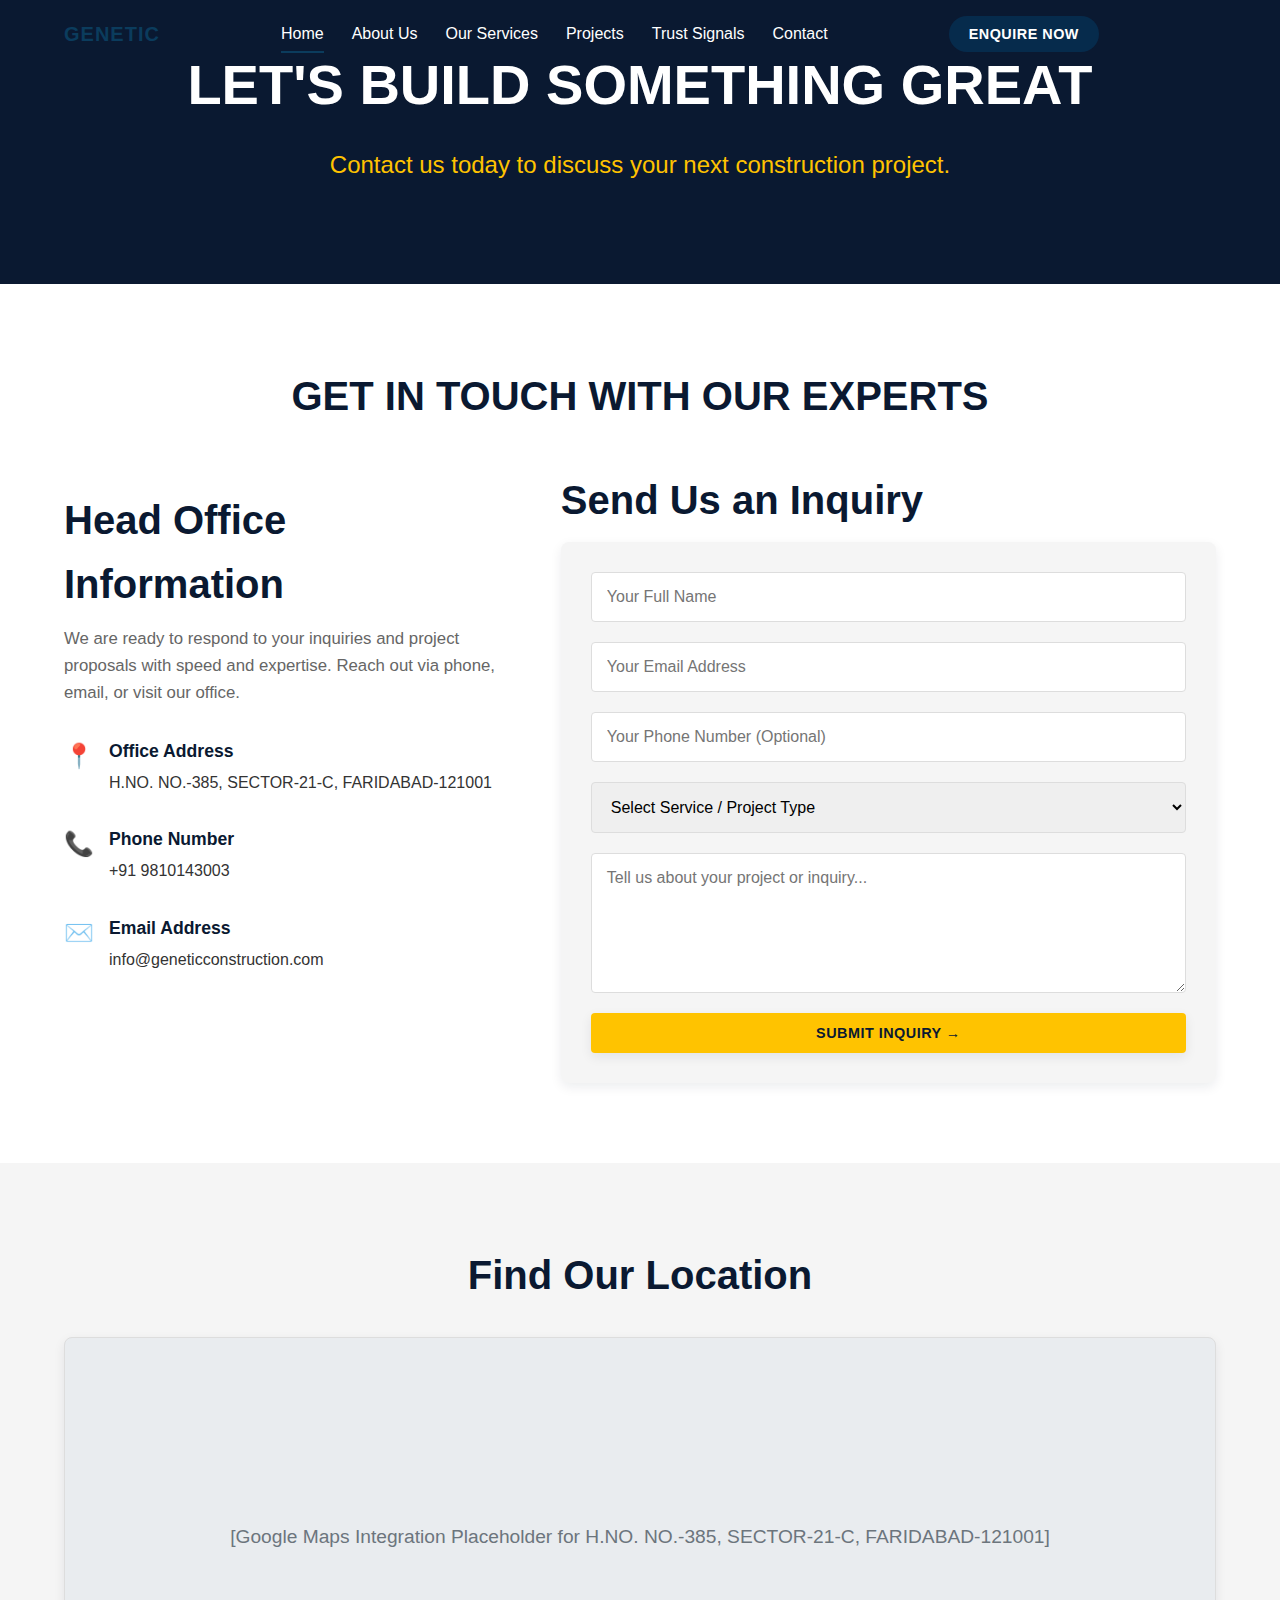
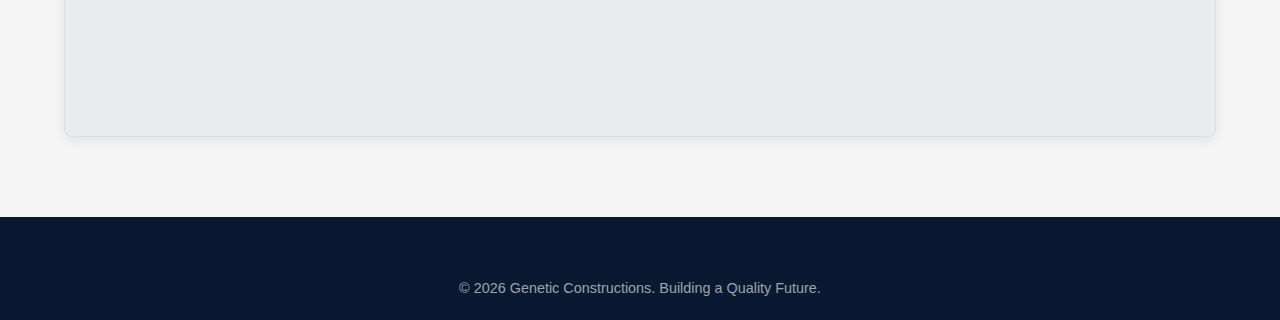
<file: contact.html>
<!DOCTYPE html>
<html lang="en">
<head>
    <meta charset="UTF-8">
    <meta name="viewport" content="width=device-width, initial-scale=1.0">
    <title>Contact Us | Genetic Construction</title>
    <link rel="stylesheet" href="style.css">
</head>
<body class="fade-in">
  <header class="gc-home-header">
    <div class="gc-home-logo">
      <span class="gc-home-logo-accent">GENETIC</span>
    </div>

    <nav class="gc-home-nav">
      <a href="index.html" class="gc-home-nav-link gc-home-current">Home</a>
      <a href="about.html" class="gc-home-nav-link">About Us</a>
      <a href="service.html" class="gc-home-nav-link">Our Services</a>
      <a href="project.html" class="gc-home-nav-link">Projects</a>
      <a href="testimonial.html" class="gc-home-nav-link">Trust Signals</a>
      <a href="contact.html" class="gc-home-nav-link">Contact</a>
    </nav>

    <button class="gc-home-cta-nav">ENQUIRE NOW</button>
    <div class="gc-home-hamburger" id="gcHamburger">
  <span></span>
  <span></span>
  <span></span>
</div>
  </header>

    <section class="gc-contact-hero gc-hero-parallax-bg">
        <div class="gc-contact-hero-content">
            <h1 class="gc-contact-page-title">LET'S BUILD SOMETHING GREAT</h1>
            <p class="gc-contact-tagline">Contact us today to discuss your next construction project.</p>
        </div>
    </section>

    <section class="gc-contact-main gc-contact-section">
        <h2 class="gc-home-section-title gc-projects-blue">GET IN TOUCH WITH OUR EXPERTS</h2>
        <div class="gc-contact-grid">
            <div class="gc-contact-info-block">
                <h3 class="gc-home-section-title gc-contact-title-left">Head Office Information</h3>
                <p class="gc-contact-info-text">We are ready to respond to your inquiries and project proposals with speed and expertise. Reach out via phone, email, or visit our office.</p>

                <div class="gc-contact-info-item">
                    <span class="gc-contact-icon">📍</span>
                    <div class="gc-contact-text">
                        <strong>Office Address</strong>
                        <p>H.NO. NO.-385, SECTOR-21-C, FARIDABAD-121001</p>
                    </div>
                </div>

                <div class="gc-contact-info-item">
                    <span class="gc-contact-icon">📞</span>
                    <div class="gc-contact-text">
                        <strong>Phone Number</strong>
                        <a href="tel:+919810143003">+91 9810143003</a>
                    </div>
                </div>

                <div class="gc-contact-info-item">
                    <span class="gc-contact-icon">✉️</span>
                    <div class="gc-contact-text">
                        <strong>Email Address</strong>
                        <a href="mailto:info@geneticconstruction.com">info@geneticconstruction.com</a>
                    </div>
                </div>
            </div>

            <div class="gc-contact-form">
                <h3 class="gc-home-section-title gc-contact-title-left">Send Us an Inquiry</h3>
                <form action="#" method="POST">
                    <input type="text" name="name" placeholder="Your Full Name" required>
                    <input type="email" name="email" placeholder="Your Email Address" required>
                    <input type="tel" name="phone" placeholder="Your Phone Number (Optional)">
                    <select name="service" required>
                        <option value="">Select Service / Project Type</option>
                        <option value="Residential">Residential Construction</option>
                        <option value="Commercial">Commercial / Educational Projects</option>
                        <option value="Infrastructure">Critical Infrastructure / Industrial</option>
                        <option value="Other">General Inquiry / Other</option>
                    </select>
                    <textarea name="message" placeholder="Tell us about your project or inquiry..." rows="6" required></textarea>
                    <button type="submit" class="gc-home-gold-btn gc-contact-submit gc-card-modern-hover">Submit Inquiry &rarr;</button>
                </form>
            </div>
        </div>
    </section>

    <section class="gc-contact-map gc-contact-section">
        <h2 class="gc-home-section-title gc-projects-blue">Find Our Location</h2>
        <div class="gc-map-placeholder">
            [Google Maps Integration Placeholder for H.NO. NO.-385, SECTOR-21-C, FARIDABAD-121001]
        </div>
    </section>

    <footer class="gc-home-footer">
        <p class="gc-home-copyright">&copy; 2026 Genetic Constructions. Building a Quality Future.</p>
    </footer>


<script src="./script.js"></script>
</body>
</html>
</file>
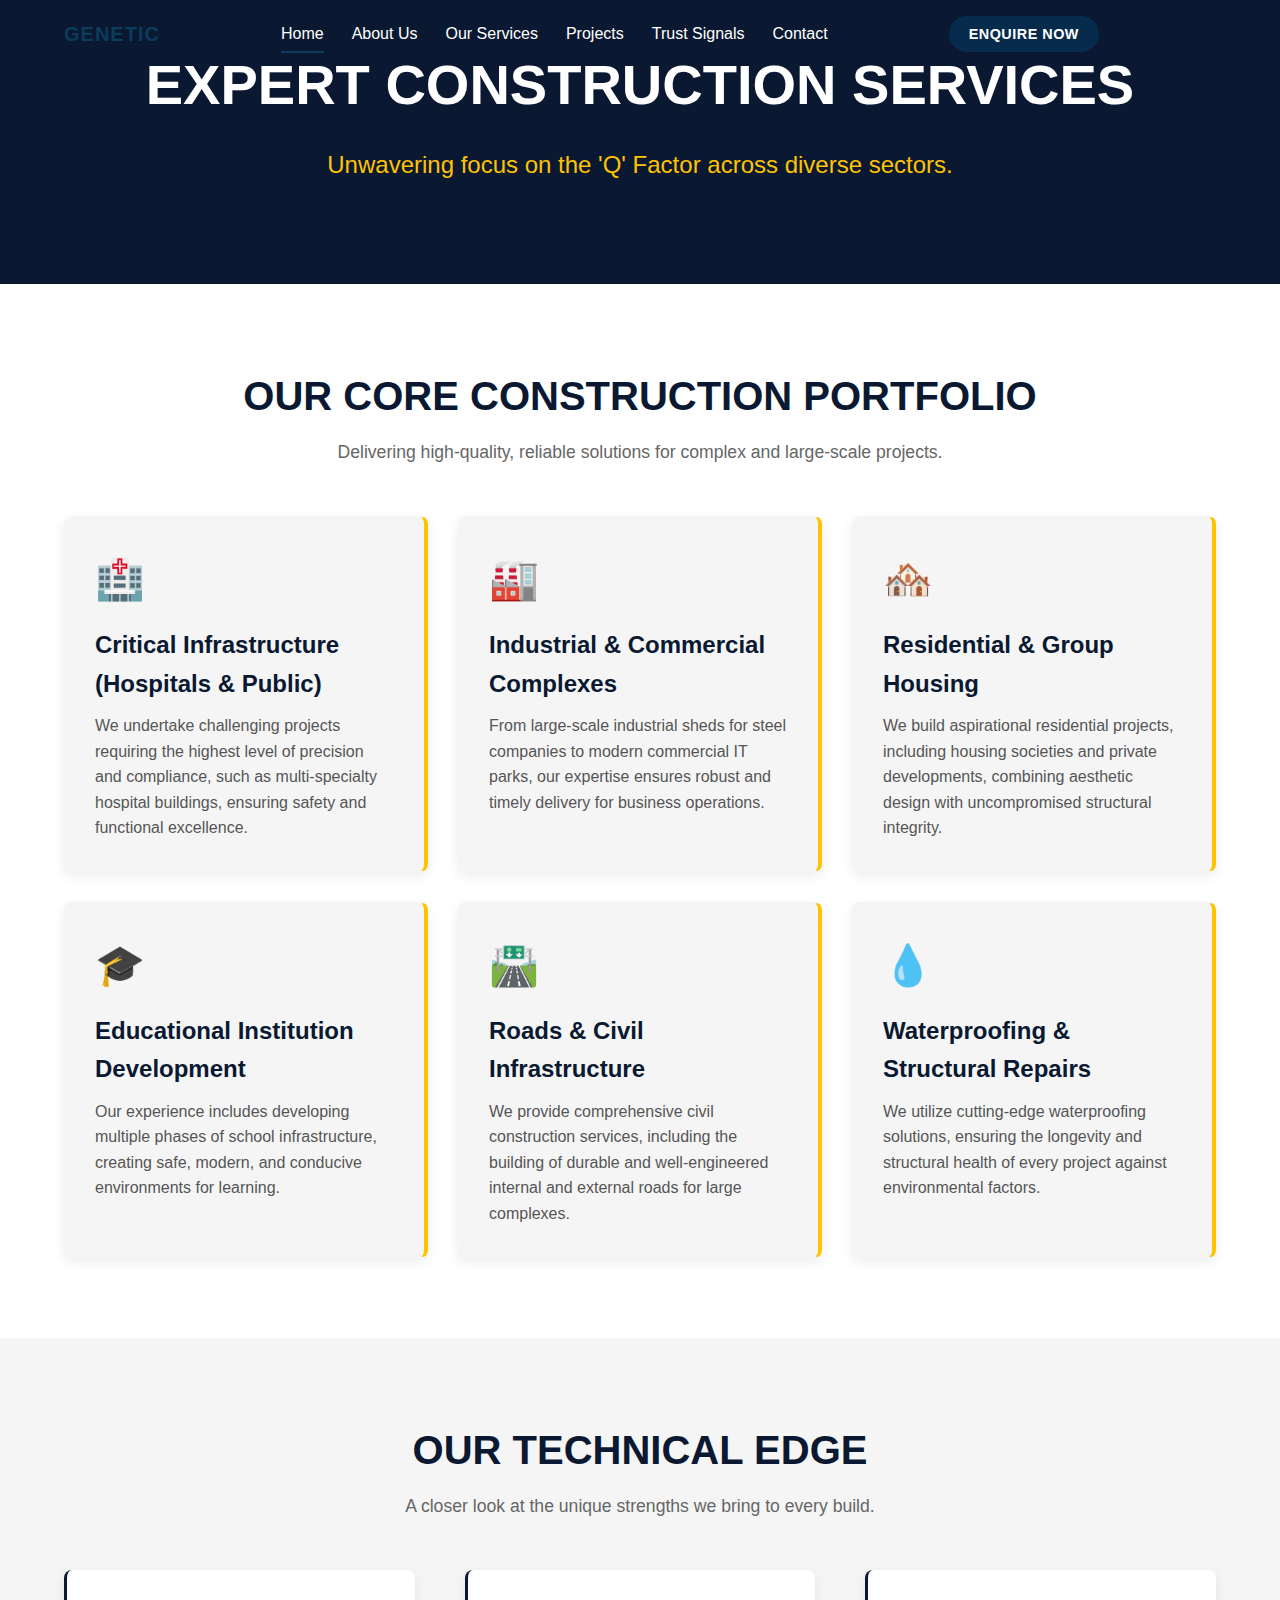
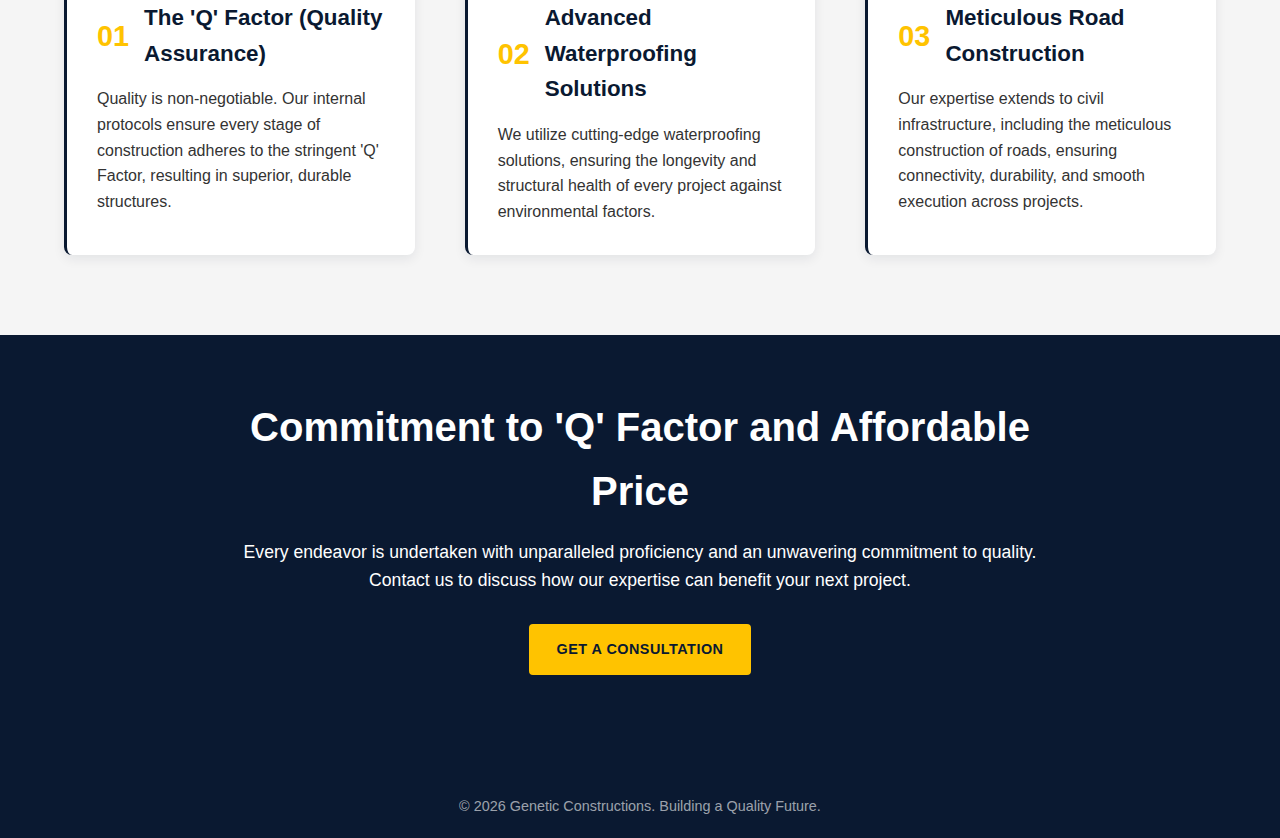
<file: service.html>
<!DOCTYPE html>
<html lang="en">
<head>
    <meta charset="UTF-8">
    <meta name="viewport" content="width=device-width, initial-scale=1.0">
    <title>Services & Expertise | Genetic Construction</title>
    <link rel="stylesheet" href="style.css">
</head>
<body class="fade-in">
    <header class="gc-home-header">
    <div class="gc-home-logo">
      <span class="gc-home-logo-accent">GENETIC</span>
    </div>

    <nav class="gc-home-nav">
      <a href="index.html" class="gc-home-nav-link gc-home-current">Home</a>
      <a href="about.html" class="gc-home-nav-link">About Us</a>
      <a href="service.html" class="gc-home-nav-link">Our Services</a>
      <a href="project.html" class="gc-home-nav-link">Projects</a>
      <a href="testimonial.html" class="gc-home-nav-link">Trust Signals</a>
      <a href="contact.html" class="gc-home-nav-link">Contact</a>
    </nav>

    <button class="gc-home-cta-nav">ENQUIRE NOW</button>
    <div class="gc-home-hamburger" id="gcHamburger">
  <span></span>
  <span></span>
  <span></span>
</div>
  </header>

    <section class="gc-services-hero gc-hero-parallax-bg">
        <div class="gc-services-hero-content">
            <h1 class="gc-services-page-title">EXPERT CONSTRUCTION SERVICES</h1>
            <p class="gc-services-tagline">Unwavering focus on the 'Q' Factor across diverse sectors.</p>
        </div>
    </section>

    <section class="gc-services-core gc-services-section">
        <h2 class="gc-home-section-title gc-services-blue">OUR CORE CONSTRUCTION PORTFOLIO</h2>
        <p class="gc-home-section-subtitle">Delivering high-quality, reliable solutions for complex and large-scale projects.</p>
        
        <div class="gc-services-grid">
            
            <div class="gc-services-card gc-card-modern-hover">
                <div class="gc-services-icon">🏥</div>
                <h3 class="gc-services-title">Critical Infrastructure (Hospitals & Public)</h3>
                <p>We undertake challenging projects requiring the highest level of precision and compliance, such as multi-specialty hospital buildings, ensuring safety and functional excellence.</p>
            </div>

            <div class="gc-services-card gc-card-modern-hover">
                <div class="gc-services-icon">🏭</div>
                <h3 class="gc-services-title">Industrial & Commercial Complexes</h3>
                <p>From large-scale industrial sheds for steel companies to modern commercial IT parks, our expertise ensures robust and timely delivery for business operations.</p>
            </div>

            <div class="gc-services-card gc-card-modern-hover">
                <div class="gc-services-icon">🏘️</div>
                <h3 class="gc-services-title">Residential & Group Housing</h3>
                <p>We build aspirational residential projects, including housing societies and private developments, combining aesthetic design with uncompromised structural integrity.</p>
            </div>

            <div class="gc-services-card gc-card-modern-hover">
                <div class="gc-services-icon">🎓</div>
                <h3 class="gc-services-title">Educational Institution Development</h3>
                <p>Our experience includes developing multiple phases of school infrastructure, creating safe, modern, and conducive environments for learning.</p>
            </div>

            <div class="gc-services-card gc-card-modern-hover">
                <div class="gc-services-icon">🛣️</div>
                <h3 class="gc-services-title">Roads & Civil Infrastructure</h3>
                <p>We provide comprehensive civil construction services, including the building of durable and well-engineered internal and external roads for large complexes.</p>
            </div>

            <div class="gc-services-card gc-card-modern-hover">
                <div class="gc-services-icon">💧</div>
                <h3 class="gc-services-title">Waterproofing & Structural Repairs</h3>
                <p>We utilize cutting-edge waterproofing solutions, ensuring the longevity and structural health of every project against environmental factors.</p>
            </div>

        </div>
    </section>

    <section class="gc-services-expertise gc-services-section">
        <h2 class="gc-home-section-title gc-services-blue">OUR TECHNICAL EDGE</h2>
        <p class="gc-home-section-subtitle">A closer look at the unique strengths we bring to every build.</p>

        <div class="gc-services-expertise-row">
            <div class="gc-services-expertise-item">
                <div class="gc-services-expertise-header">
                    <span class="gc-services-header-text">01</span>
                    <h3 class="gc-services-header-title">The 'Q' Factor (Quality Assurance)</h3>
                </div>
                <p>Quality is non-negotiable. Our internal protocols ensure every stage of construction adheres to the stringent 'Q' Factor, resulting in superior, durable structures.</p>
            </div>

            <div class="gc-services-expertise-item">
                <div class="gc-services-expertise-header">
                    <span class="gc-services-header-text">02</span>
                    <h3 class="gc-services-header-title">Advanced Waterproofing Solutions</h3>
                </div>
                <p>We utilize cutting-edge waterproofing solutions, ensuring the longevity and structural health of every project against environmental factors.</p>
            </div>

            <div class="gc-services-expertise-item">
                <div class="gc-services-expertise-header">
                    <span class="gc-services-header-text">03</span>
                    <h3 class="gc-services-header-title">Meticulous Road Construction</h3>
                </div>
                <p>Our expertise extends to civil infrastructure, including the meticulous construction of roads, ensuring connectivity, durability, and smooth execution across projects.</p>
            </div>
        </div>
    </section>

    <section class="gc-services-cta gc-services-section">
        <div class="gc-services-cta-box">
            <h2 class="gc-services-cta-title">Commitment to 'Q' Factor and Affordable Price</h2>
            <p class="gc-services-cta-text">
                Every endeavor is undertaken with unparalleled proficiency and an unwavering commitment to quality. Contact us to discuss how our expertise can benefit your next project.
            </p>
            <a href="contact.html" class="gc-home-gold-btn">GET A CONSULTATION</a>
        </div>
    </section>

    <footer class="gc-home-footer">
        <p class="gc-home-copyright">&copy; 2026 Genetic Constructions. Building a Quality Future.</p>
    </footer>

<script src="./script.js"></script>
</body>
</html>
</file>
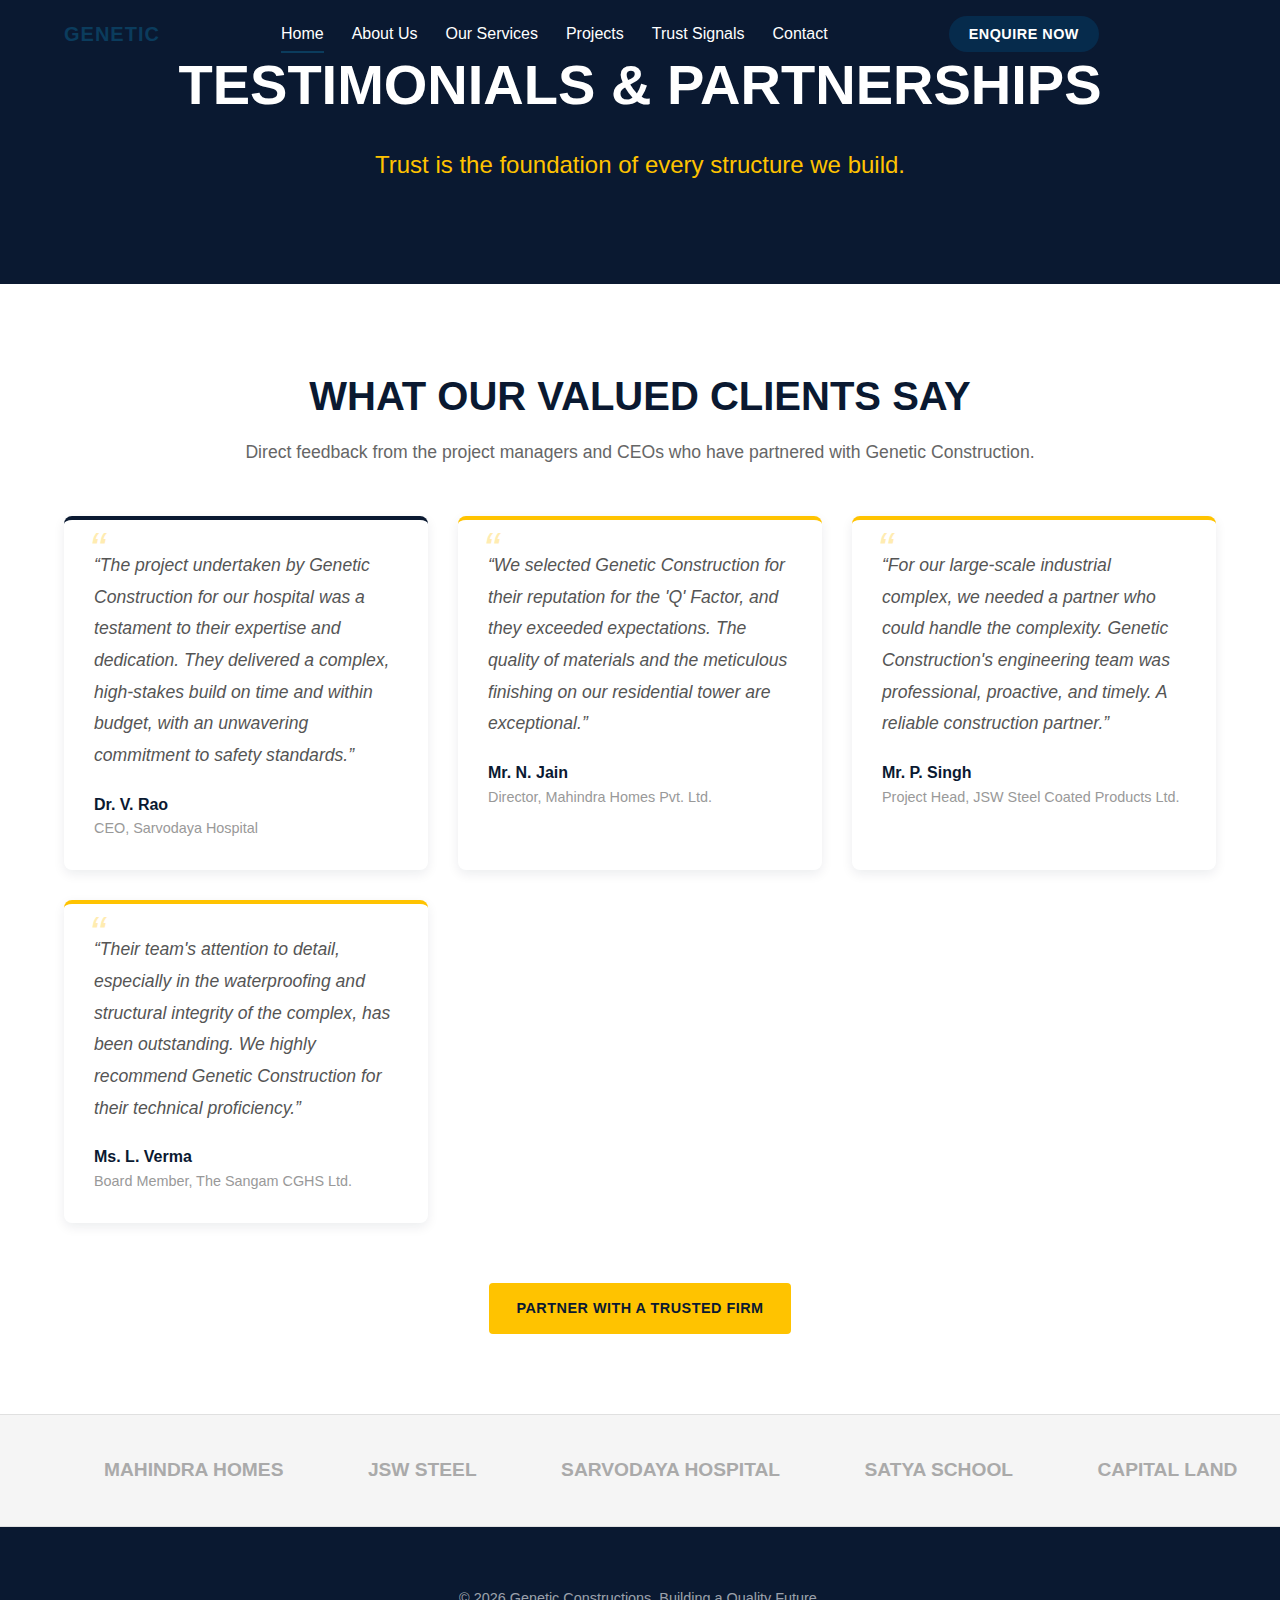
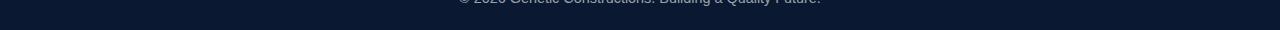
<file: testimonial.html>
<!DOCTYPE html>
<html lang="en">
<head>
    <meta charset="UTF-8">
    <meta name="viewport" content="width=device-width, initial-scale=1.0">
    <title>Testimonials & Trust | Genetic Construction</title>
    <link rel="stylesheet" href="style.css">
</head>
<body class="fade-in">
    <header class="gc-home-header">
    <div class="gc-home-logo">
      <span class="gc-home-logo-accent">GENETIC</span>
    </div>

    <nav class="gc-home-nav">
      <a href="index.html" class="gc-home-nav-link gc-home-current">Home</a>
      <a href="about.html" class="gc-home-nav-link">About Us</a>
      <a href="service.html" class="gc-home-nav-link">Our Services</a>
      <a href="project.html" class="gc-home-nav-link">Projects</a>
      <a href="testimonial.html" class="gc-home-nav-link">Trust Signals</a>
      <a href="contact.html" class="gc-home-nav-link">Contact</a>
    </nav>

    <button class="gc-home-cta-nav">ENQUIRE NOW</button>
    <div class="gc-home-hamburger" id="gcHamburger">
  <span></span>
  <span></span>
  <span></span>
</div>
  </header>

    <section class="gc-trust-hero gc-hero-parallax-bg">
        <div class="gc-trust-hero-content">
            <h1 class="gc-trust-page-title">TESTIMONIALS & PARTNERSHIPS</h1>
            <p class="gc-trust-tagline">Trust is the foundation of every structure we build.</p>
        </div>
    </section>

    <section class="gc-trust-section">
        <h2 class="gc-home-section-title gc-services-blue">WHAT OUR VALUED CLIENTS SAY</h2>
        <p class="gc-home-section-subtitle">Direct feedback from the project managers and CEOs who have partnered with Genetic Construction.</p>
        
        <div class="gc-testimonial-grid">
            <div class="gc-testimonial-card gc-testimonial-critical gc-card-modern-hover">
                <blockquote class="gc-testimonial-quote">
                    &ldquo;The project undertaken by Genetic Construction for our hospital was a testament to their expertise and dedication. They delivered a complex, high-stakes build on time and within budget, with an unwavering commitment to safety standards.&rdquo;
                </blockquote>
                <span class="gc-testimonial-author">Dr. V. Rao</span>
                <span class="gc-testimonial-title">CEO, Sarvodaya Hospital</span>
            </div>

            <div class="gc-testimonial-card gc-card-modern-hover">
                <blockquote class="gc-testimonial-quote">
                    &ldquo;We selected Genetic Construction for their reputation for the 'Q' Factor, and they exceeded expectations. The quality of materials and the meticulous finishing on our residential tower are exceptional.&rdquo;
                </blockquote>
                <span class="gc-testimonial-author">Mr. N. Jain</span>
                <span class="gc-testimonial-title">Director, Mahindra Homes Pvt. Ltd.</span>
            </div>

            <div class="gc-testimonial-card gc-card-modern-hover">
                <blockquote class="gc-testimonial-quote">
                    &ldquo;For our large-scale industrial complex, we needed a partner who could handle the complexity. Genetic Construction's engineering team was professional, proactive, and timely. A reliable construction partner.&rdquo;
                </blockquote>
                <span class="gc-testimonial-author">Mr. P. Singh</span>
                <span class="gc-testimonial-title">Project Head, JSW Steel Coated Products Ltd.</span>
            </div>

            <div class="gc-testimonial-card gc-card-modern-hover">
                <blockquote class="gc-testimonial-quote">
                    &ldquo;Their team's attention to detail, especially in the waterproofing and structural integrity of the complex, has been outstanding. We highly recommend Genetic Construction for their technical proficiency.&rdquo;
                </blockquote>
                <span class="gc-testimonial-author">Ms. L. Verma</span>
                <span class="gc-testimonial-title">Board Member, The Sangam CGHS Ltd.</span>
            </div>
        </div>
        
        <div style="text-align: center; margin-top: 60px;">
            <a href="contact.html" class="gc-home-gold-btn">Partner With A Trusted Firm</a>
        </div>
    </section>

    <section class="gc-home-clients">
        <div class="gc-home-marquee-track">
            <div class="gc-home-marquee-content">
                <span class="gc-home-client-logo">MAHINDRA HOMES</span>
                <span class="gc-home-client-logo">JSW STEEL</span>
                <span class="gc-home-client-logo">SARVODAYA HOSPITAL</span>
                <span class="gc-home-client-logo">SATYA SCHOOL</span>
                <span class="gc-home-client-logo">CAPITAL LAND</span>
                <span class="gc-home-client-logo">THE SANGAM</span>
            </div>
            <div class="gc-home-marquee-content">
                <span class="gc-home-client-logo">MAHINDRA HOMES</span>
                <span class="gc-home-client-logo">JSW STEEL</span>
                <span class="gc-home-client-logo">SARVODAYA HOSPITAL</span>
                <span class="gc-home-client-logo">SATYA SCHOOL</span>
                <span class="gc-home-client-logo">CAPITAL LAND</span>
                <span class="gc-home-client-logo">THE SANGAM</span>
            </div>
        </div>
    </section>

    <footer class="gc-home-footer">
        <p class="gc-home-copyright">&copy; 2026 Genetic Constructions. Building a Quality Future.</p>
    </footer>
    

<script src="./script.js"></script>
</body>
</html>
</file>
<file: style.css>
/* ====================================================== */
/* 1. SHARED BASE STYLES & COLOR PALETTE */
/* ====================================================== */

/* Color Palette & Base Styles */
:root {
    --gc-home-color-white: #FFFFFF;
    --gc-home-color-light-grey: #F5F5F5; /* Main background secondary */
    --gc-home-color-blue: #0A1931; /* Deep Navy Blue - Primary Accent */
    --gc-home-color-gold: #FFC300; /* Warm Gold/Yellow - Highlight */
    --gc-home-color-text-dark: #333333;
    --gc-home-font-title: 'Montserrat', sans-serif;
    --gc-home-font-body: 'Noto Sans', sans-serif;

    /* Modern Shadows for Depth */
    --gc-shadow-subtle: 0 4px 12px rgba(10, 25, 49, 0.08);
    --gc-shadow-hover: 0 12px 25px rgba(10, 25, 49, 0.15);
}

* {
    box-sizing: border-box;
    margin: 0;
    padding: 0;
}

body {
    font-family: var(--gc-home-font-body);
    line-height: 1.6;
    color: var(--gc-home-color-text-dark);
    background-color: var(--gc-home-color-white);
}

section {
    padding: 80px 5%;
    max-width: 1400px;
    margin: 0 auto;
}

/* Common Typography Styles */
.gc-home-section-title, .gc-about-section-title {
    font-family: var(--gc-home-font-title);
    font-size: 2.5rem;
    font-weight: 700;
    color: var(--gc-home-color-blue);
    text-align: center;
    margin-bottom: 10px;
}

.gc-home-section-subtitle, .gc-about-section-subtitle {
    font-size: 1.1rem;
    color: #666;
    text-align: center;
    margin-bottom: 40px;
}

/* Consolidated color utility classes */
.gc-home-blue, .gc-about-blue, .gc-services-blue, .gc-projects-blue {
    color: var(--gc-home-color-blue);
}

/* ====================================================== */
/* 2. MODERN LOOK & FEEL ENHANCEMENTS (Animations & Shadows) */
/* ====================================================== */

/* Animation 1: Fade-in for Body on Load */
@keyframes fadeIn {
    from { opacity: 0; transform: translateY(10px); }
    to { opacity: 1; transform: translateY(0); }
}
.fade-in {
    animation: fadeIn 0.8s ease-out both;
}

/* Utility Class for Modern Hover Effect on Cards (Animation 2) */
.gc-card-modern-hover {
    transition: transform 0.3s ease, box-shadow 0.3s ease;
    box-shadow: var(--gc-shadow-subtle);
}

.gc-card-modern-hover:hover {
    transform: translateY(-5px); /* Subtle lift */
    box-shadow: var(--gc-shadow-hover); /* Deeper shadow */
}

/* Utility Class for Subtle Parallax Background (Animation 3) */
.gc-hero-parallax-bg {
    background-attachment: fixed;
    background-position: center top;
}

/* --- Utility Buttons (Used on All Pages) --- */
.gc-home-gold-btn, .gc-home-blue-btn, .gc-home-cta-nav, .gc-home-hero-cta {
    display: inline-block;
    padding: 12px 25px;
    border-radius: 4px;
    font-weight: 600;
    text-decoration: none;
    text-transform: uppercase;
    transition: all 0.3s cubic-bezier(0.25, 0.46, 0.45, 0.94); /* Smoother transition */
    font-size: 0.9rem;
    cursor: pointer;
    letter-spacing: 0.5px;
}

.gc-home-gold-btn, .gc-home-hero-cta {
    background-color: var(--gc-home-color-gold);
    color: var(--gc-home-color-blue);
    border: 2px solid var(--gc-home-color-gold);
}

.gc-home-gold-btn:hover, .gc-home-hero-cta:hover {
    background-color: var(--gc-home-color-blue); /* Inverted hover for modern feel */
    color: var(--gc-home-color-gold);
    border-color: var(--gc-home-color-blue);
}

.gc-home-blue-btn, .gc-home-cta-nav {
    background-color: var(--gc-home-color-blue);
    color: var(--gc-home-color-white);
    border: 2px solid var(--gc-home-color-blue);
}

.gc-home-blue-btn:hover, .gc-home-cta-nav:hover {
    background-color: var(--gc-home-color-gold);
    color: var(--gc-home-color-blue);
    border-color: var(--gc-home-color-gold);
}


/* ====================================================== */
/* 3. HEADER & FOOTER (Shared Styles) */
/* ====================================================== */

/* Footer Styles */
.gc-home-footer {
    background-color: var(--gc-home-color-blue);
    color: var(--gc-home-color-light-grey);
    padding: 40px 5% 20px;
    font-size: 1rem;
}

.gc-footer-container {
    max-width: 1400px;
    margin: 0 auto;
    display: grid;
    grid-template-columns: repeat(auto-fit, minmax(250px, 1fr));
    gap: 40px;
    padding-bottom: 30px;
    border-bottom: 1px solid rgba(255, 255, 255, 0.1);
}

.gc-footer-col h4 {
    font-family: var(--gc-home-font-title);
    font-size: 1.2rem;
    color: var(--gc-home-color-gold);
    margin-bottom: 15px;
    font-weight: 700;
}

.gc-footer-col ul {
    list-style: none;
}

.gc-footer-col a, .gc-footer-col p {
    color: var(--gc-home-color-light-grey);
    text-decoration: none;
    line-height: 2.2;
    transition: color 0.3s;
}

.gc-footer-col a:hover {
    color: var(--gc-home-color-gold);
}

.gc-home-copyright {
    text-align: center;
    padding-top: 20px;
    font-size: 0.9rem;
    color: rgba(255, 255, 255, 0.6);
}

/* ====================================================== */
/* 4. HOME PAGE STYLES (gc-home-) */
/* ====================================================== */

/* --- 1. Hero Section --- */
.gc-home-hero {
    min-height: 80vh;
    display: flex;
    justify-content: center;
    align-items: center;
    background-color: var(--gc-home-color-light-grey);
    position: relative;
    overflow: hidden;
    padding: 100px 5%;
    background-image: url('hero-bg.jpg'); /* Placeholder for image */
    background-size: cover;
    background-repeat: no-repeat;
}

.gc-home-hero-overlay {
    position: absolute;
    top: 0;
    left: 0;
    width: 100%;
    height: 100%;
    background-color: rgba(255, 255, 255, 0.9);
}

.gc-home-hero-content {
    position: relative;
    z-index: 2;
    max-width: 900px;
    text-align: center;
}

.gc-home-hero-title {
    font-family: var(--gc-home-font-title);
    font-size: clamp(2.5rem, 4vw, 3.5rem);
    font-weight: 900;
    margin-bottom: 1rem;
    color: var(--gc-home-color-blue);
    /* Subtle load-in animation for hero title */
    animation: slideUp 0.6s ease-out 0.2s backwards;
}

.gc-home-hero-subtitle {
    font-size: clamp(1rem, 2vw, 1.2rem);
    margin-bottom: 2rem;
    color: var(--gc-home-color-text-dark);
    /* Subtle load-in animation for hero subtitle */
    animation: slideUp 0.6s ease-out 0.4s backwards;
}

.gc-home-hero-cta {
    /* Uses general utility button style */
    animation: slideUp 0.6s ease-out 0.6s backwards;
}

@keyframes slideUp {
    from { opacity: 0; transform: translateY(20px); }
    to { opacity: 1; transform: translateY(0); }
}

/* --- 3. Quick Facts/Stats Section --- */
.gc-home-stats {
    background-color: var(--gc-home-color-blue);
    color: var(--gc-home-color-white);
    padding: 60px 5%;
    text-align: center;
}

.gc-home-stats-grid {
    display: flex;
    justify-content: space-around;
    gap: 30px;
    max-width: 1200px;
    margin: 0 auto;
}

.gc-home-stat-item {
    flex-grow: 1;
    text-align: center;
    padding: 20px;
}

.gc-home-stat-number {
    font-family: var(--gc-home-font-title);
    font-size: 3rem;
    font-weight: 900;
    color: var(--gc-home-color-gold);
    margin-bottom: 5px;
}

.gc-home-stat-label {
    font-size: 1.1rem;
    font-weight: 500;
    text-transform: uppercase;
    color: var(--gc-home-color-light-grey);
}


/* --- 4. About Mantra Section --- */
.gc-home-about-mantra {
    background-color: var(--gc-home-color-white);
}

.gc-home-content-wrapper {
    display: flex;
    gap: 50px;
    align-items: center;
}

.gc-home-about-text, .gc-home-about-image {
    flex: 1;
}

.gc-home-about-image img {
    width: 100%;
    height: auto;
    border-radius: 8px;
    box-shadow: var(--gc-shadow-subtle);
}

.gc-home-mantra-text {
    font-size: 1.4rem;
    font-weight: 600;
    color: var(--gc-home-color-gold);
    margin: 20px 0;
    border-left: 4px solid var(--gc-home-color-gold);
    padding-left: 20px;
    font-style: italic;
}

/* --- 5. Services Overview --- */
.gc-home-services {
    background-color: var(--gc-home-color-light-grey);
}

.gc-home-services-grid {
    display: grid;
    grid-template-columns: repeat(auto-fit, minmax(280px, 1fr));
    gap: 30px;
    margin-top: 50px;
}

.gc-home-service-card {
    padding: 30px;
    background-color: var(--gc-home-color-white);
    border-radius: 8px;
    text-align: center;
    border-top: 4px solid var(--gc-home-color-blue);
    transition: all 0.3s ease;
}

.gc-home-service-card:hover {
    transform: translateY(-5px);
    border-top-color: var(--gc-home-color-gold);
    box-shadow: var(--gc-shadow-hover);
}

.gc-home-service-icon {
    font-size: 3rem; /* Placeholder for icon */
    color: var(--gc-home-color-gold);
    margin-bottom: 15px;
}

.gc-home-service-title {
    font-family: var(--gc-home-font-title);
    font-size: 1.3rem;
    color: var(--gc-home-color-blue);
    margin-bottom: 10px;
    font-weight: 700;
}

.gc-home-service-card p {
    font-size: 1rem;
    color: #666;
}

/* --- 6. Featured Projects --- */
.gc-home-projects {
    background-color: var(--gc-home-color-white);
}

.gc-home-projects-grid {
    display: grid;
    grid-template-columns: repeat(auto-fit, minmax(300px, 1fr));
    gap: 40px;
    margin-top: 50px;
}

.gc-home-projects-card {
    border-radius: 8px;
    overflow: hidden;
    background-color: var(--gc-home-color-light-grey);
    box-shadow: var(--gc-shadow-subtle);
    transition: transform 0.3s ease, box-shadow 0.3s ease;
}

.gc-home-projects-card:hover {
    transform: translateY(-5px);
    box-shadow: var(--gc-shadow-hover);
}

.gc-home-projects-image {
    height: 250px;
    background-size: cover;
    background-position: center;
    transition: transform 0.5s ease;
    overflow: hidden;
}

.gc-home-projects-card:hover .gc-home-projects-image {
    transform: scale(1.05);
}

.gc-home-projects-content {
    padding: 20px;
}

.gc-home-projects-tag {
    display: inline-block;
    background-color: var(--gc-home-color-gold);
    color: var(--gc-home-color-blue);
    padding: 5px 10px;
    border-radius: 3px;
    font-size: 0.8rem;
    font-weight: 600;
    margin-bottom: 10px;
}

.gc-home-projects-title {
    font-family: var(--gc-home-font-title);
    font-size: 1.4rem;
    color: var(--gc-home-color-blue);
    font-weight: 700;
    margin-bottom: 10px;
}

.gc-home-projects-desc {
    color: #666;
    margin-bottom: 15px;
}

/* --- 7. Testimonials/Trust (Snippet on Home) --- */
.gc-home-testimonial {
    background-color: var(--gc-home-color-light-grey);
}

.gc-home-testimonial-box {
    background-color: var(--gc-home-color-white);
    padding: 40px;
    border-radius: 8px;
    max-width: 800px;
    margin: 0 auto;
    box-shadow: var(--gc-shadow-subtle);
    text-align: left;
}

.gc-home-testimonial-box .gc-home-section-title {
    text-align: left;
    margin-bottom: 20px;
    border-left: 4px solid var(--gc-home-color-gold);
    padding-left: 15px;
    font-size: 1.8rem;
}

.gc-home-testimonial-quote {
    font-size: 1.2rem;
    font-style: italic;
    color: var(--gc-home-color-text-dark);
    margin-bottom: 20px;
    line-height: 1.8;
}

.gc-home-testimonial-author {
    font-weight: 700;
    color: var(--gc-home-color-blue);
    display: block;
}

.gc-home-testimonial-source {
    font-size: 0.9rem;
    color: #999;
}

/* --- 8. Client Marquee (Snippet on Home & Testimonials) --- */
.gc-home-clients {
    padding: 40px 5%;
    background-color: var(--gc-home-color-light-grey);
    overflow: hidden;
    border-top: 1px solid #E0E0E0;
    border-bottom: 1px solid #E0E0E0;
}

.gc-home-marquee-track {
    display: flex;
    white-space: nowrap;
    animation: marquee 30s linear infinite;
}

.gc-home-marquee-content {
    display: inline-block;
    padding-right: 50px;
}

.gc-home-client-logo {
    font-family: var(--gc-home-font-title);
    font-size: 1.2rem;
    font-weight: 800;
    color: #AAAAAA;
    margin: 0 40px;
    display: inline-block;
    transition: color 0.3s;
}

.gc-home-client-logo:hover {
    color: var(--gc-home-color-blue);
}

@keyframes marquee {
    0% { transform: translateX(0); }
    100% { transform: translateX(-50%); }
}


/* ====================================================== */
/* 5. ABOUT PAGE STYLES (gc-about-) */
/* ====================================================== */

/* --- 1. Hero/Banner Section --- */
.gc-about-hero {
    position: relative;
    height: 110vh;
    width: 100%;
    overflow: hidden;
    display: flex;
    align-items: center;
    justify-content: center;
    text-align: center;
    color: var(--gc-home-color-white);
}

.gc-about-hero-video {
    position: absolute;
    top: 50%;
    left: 50%;
    min-width: 100%;
    min-height: 100%;
    transform: translate(-50%, -50%);
    object-fit: cover;
    z-index: 1;
}

.gc-about-hero-overlay {
    position: absolute;
    inset: 0;
    background: rgba(0, 0, 0, 0.55);
    z-index: 2;
}

.gc-about-hero-content {
    position: relative;
    z-index: 3;
    max-width: 900px;
    padding: 0 20px;
}


.gc-about-page-title {
    font-family: var(--gc-home-font-title);
    font-size: 3.5rem;
    font-weight: 900;
    margin-bottom: 1rem;
}

.gc-about-tagline {
    font-size: 1.5rem;
    color: var(--gc-home-color-gold);
    font-weight: 500;
}

/* --- 2. Story/Content Section --- */
.gc-about-content-grid {
    display: grid;
    grid-template-columns: 1.5fr 1fr;
    gap: 50px;
    align-items: center;
    margin-top: 50px;
}

.gc-about-text-block h2 {
    text-align: left;
    margin-bottom: 20px;
}

.gc-about-image-block img {
    width: 100%;
    height: auto;
    border-radius: 8px;
    box-shadow: var(--gc-shadow-subtle);
}

/* --- 3. Vision, Mission, Values (VMV) --- */
.gc-about-vmv {
    background-color: var(--gc-home-color-light-grey);
}

.gc-about-vmv-grid {
    display: grid;
    grid-template-columns: repeat(3, 1fr);
    gap: 30px;
    margin-top: 50px;
}

.gc-about-vmv-card {
    padding: 30px;
    background-color: var(--gc-home-color-white);
    text-align: center;
    border-radius: 8px;
    border-bottom: 4px solid var(--gc-home-color-gold);
    transition: all 0.3s ease;
}

.gc-about-vmv-card:hover {
    transform: translateY(-5px);
    box-shadow: var(--gc-shadow-hover);
}

.gc-about-vmv-icon {
    font-size: 2.5rem;
    color: var(--gc-home-color-blue);
    margin-bottom: 15px;
}

.gc-about-vmv-title {
    font-family: var(--gc-home-font-title);
    font-size: 1.5rem;
    color: var(--gc-home-color-gold);
    margin-bottom: 10px;
    font-weight: 700;
}

/* --- 4. Leadership Section --- */
.gc-about-leadership {
    background-color: var(--gc-home-color-white);
    text-align: center;
}

.gc-about-leader-card {
    max-width: 400px;
    margin: 40px auto 0;
    text-align: center;
}

.gc-about-leader-photo {
    width: 200px;
    height: 200px;
    object-fit: cover;
    border-radius: 50%;
    margin-bottom: 20px;
    border: 5px solid var(--gc-home-color-light-grey);
    box-shadow: var(--gc-shadow-subtle);
}

.gc-about-leader-name {
    font-family: var(--gc-home-font-title);
    font-size: 1.8rem;
    font-weight: 700;
    color: var(--gc-home-color-blue);
    margin-bottom: 5px;
}

.gc-about-leader-title {
    font-size: 1rem;
    color: var(--gc-home-color-gold);
    margin-bottom: 20px;
    text-transform: uppercase;
    font-weight: 600;
}

.gc-about-leader-bio {
    text-align: left;
    font-size: 1.05rem;
}

/* --- 5. Timeline (History) --- */
.gc-about-timeline-section {
    background-color: var(--gc-home-color-light-grey);
}

.gc-about-timeline {
    position: relative;
    max-width: 1200px;
    margin: 60px auto;
}

/* The vertical line in the middle */
.gc-about-timeline::after {
    content: '';
    position: absolute;
    width: 6px;
    background-color: var(--gc-home-color-blue);
    top: 0;
    bottom: 0;
    left: 50%;
    margin-left: -3px;
    z-index: 0;
}

.gc-about-timeline-item {
    padding: 10px 40px;
    position: relative;
    background-color: inherit;
    width: 50%;
}

  .gc-about-timeline-item:nth-child(even) {
        left: 0;
        padding-left: 70px;
        padding-right: 25px;
    }
/* The circle marker on the line */
/* .gc-about-timeline-item::before {
    content: '';
    position: absolute;
    width: 15px;
    height: 15px;
    right: -17px;
    background-color: var(--gc-home-color-white);
    border: 4px solid var(--gc-home-color-gold);
    top: 25px;
    border-radius: 50%;
    z-index: 1;
} */

/* Right side items */
.gc-about-timeline-item:nth-child(odd) {
    left: 50%;
}

/* Left side items */
.gc-about-timeline-item:nth-child(even) {
    left: 0;
    padding-right: 30px;
}

/* marker for left side */
.gc-about-timeline-item:nth-child(even)::before {
    left: -8px;
    right: auto;
}

/* Date block styling */
.gc-about-timeline-date {
    position: absolute;
    width: 100px;
    height: 30px;
    padding: 5px 0;
    top: 15px;
    z-index: 1;
    background-color: var(--gc-home-color-blue);
    color: var(--gc-home-color-white);
    text-align: center;
    font-weight: 600;
    border-radius: 4px;
    font-family: var(--gc-home-font-title);
    animation: bounceIn 0.5s ease-out;
}

.gc-about-timeline-item:nth-child(odd) .gc-about-timeline-date {
    left: -120px;
}

.gc-about-timeline-item:nth-child(even) .gc-about-timeline-date {
    right: -120px;
}

.gc-about-timeline-content {
    padding: 20px;
    background-color: var(--gc-home-color-white);
    position: relative;
    border-radius: 6px;
    box-shadow: var(--gc-shadow-subtle);
    border-left: 3px solid var(--gc-home-color-gold);
    transition: transform 0.3s ease;
}

.gc-about-timeline-content:hover {
    transform: translateX(5px);
}

.gc-about-timeline-heading {
    font-family: var(--gc-home-font-title);
    font-size: 1.2rem;
    color: var(--gc-home-color-blue);
    margin-bottom: 5px;
}

/* --- 6. Key Projects / Other Section (Snippet on About page) --- */
.gc-about-key-projects {
    background-color: var(--gc-home-color-white);
    padding-top: 40px;
}

.gc-about-projects-grid {
    display: grid;
    grid-template-columns: repeat(auto-fit, minmax(300px, 1fr));
    gap: 30px;
    margin-top: 40px;
}

.gc-about-project-item {
    background-color: var(--gc-home-color-light-grey);
    padding: 20px;
    border-radius: 6px;
    border-left: 4px solid var(--gc-home-color-blue);
    transition: all 0.3s ease;
}

.gc-about-project-item:hover {
    border-left-color: var(--gc-home-color-gold);
    box-shadow: 0 4px 10px rgba(10, 25, 49, 0.1);
}

.gc-about-project-year {
    display: block;
    font-size: 0.9rem;
    color: var(--gc-home-color-gold);
    font-weight: 600;
    margin-bottom: 5px;
}

.gc-about-project-name {
    font-family: var(--gc-home-font-title);
    font-size: 1.1rem;
    color: var(--gc-home-color-blue);
    margin-bottom: 5px;
}

/* ====================================================== */
/* 6. SERVICES PAGE STYLES (gc-services-) */
/* ====================================================== */

/* --- 1. Hero/Banner Section --- */
.gc-services-hero {
    background-color: var(--gc-home-color-blue);
    color: var(--gc-home-color-white);
    padding: 100px 5%;
    text-align: center;
}

.gc-services-page-title {
    font-family: var(--gc-home-font-title);
    font-size: 3.5rem;
    font-weight: 900;
    margin-bottom: 1rem;
}

.gc-services-tagline {
    font-size: 1.5rem;
    color: var(--gc-home-color-gold);
    font-weight: 500;
}

/* --- 2. Core Services Grid --- */
.gc-services-core {
    background-color: var(--gc-home-color-white);
}

.gc-services-grid {
    display: grid;
    grid-template-columns: repeat(auto-fit, minmax(300px, 1fr));
    gap: 30px;
    margin-top: 50px;
}

.gc-services-card {
    padding: 30px;
    background-color: var(--gc-home-color-light-grey);
    border: 1px solid var(--gc-home-color-light-grey);
    border-radius: 8px;
    box-shadow: var(--gc-shadow-subtle);
    border-right: 4px solid var(--gc-home-color-gold);
    transition: transform 0.3s, box-shadow 0.3s;
}

.gc-services-card:hover {
    transform: translateY(-5px);
    box-shadow: var(--gc-shadow-hover);
    border-right-color: var(--gc-home-color-blue);
}

.gc-services-icon {
    font-size: 2.5rem;
    color: var(--gc-home-color-blue);
    margin-bottom: 15px;
}

.gc-services-title {
    font-family: var(--gc-home-font-title);
    font-size: 1.5rem;
    font-weight: 700;
    color: var(--gc-home-color-blue);
    margin-bottom: 10px;
}

.gc-services-card p {
    color: #555;
}

/* --- 3. Key Expertise Row (Vertical List) --- */
.gc-services-expertise {
    background-color: var(--gc-home-color-light-grey);
}

.gc-services-expertise-row {
    display: flex;
    justify-content: space-between;
    gap: 50px;
    margin-top: 50px;
}

.gc-services-expertise-item {
    flex: 1;
    background-color: var(--gc-home-color-white);
    padding: 30px;
    border-radius: 8px;
    box-shadow: var(--gc-shadow-subtle);
    border-left: 3px solid var(--gc-home-color-blue);
}

.gc-services-expertise-header {
    display: flex;
    align-items: center;
    margin-bottom: 15px;
}

.gc-services-header-text {
    font-family: var(--gc-home-font-title);
    font-size: 1.8rem;
    font-weight: 900;
    color: var(--gc-home-color-gold);
    margin-right: 15px;
}

.gc-services-header-title {
    font-family: var(--gc-home-font-title);
    font-size: 1.4rem;
    color: var(--gc-home-color-blue);
    font-weight: 700;
}

/* --- 4. CTA: Commitment to Quality --- */
.gc-services-cta {
    background-color: var(--gc-home-color-blue);
    color: var(--gc-home-color-white);
    padding: 60px 5%;
    text-align: center;
}

.gc-services-cta-box {
    max-width: 800px;
    margin: 0 auto;
}

.gc-services-cta-title {
    font-family: var(--gc-home-font-title);
    font-size: 2.5rem;
    font-weight: 900;
    color: var(--gc-home-color-white);
    margin-bottom: 15px;
}

.gc-services-cta-text {
    font-size: 1.1rem;
    margin-bottom: 30px;
}


/* ====================================================== */
/* 7. PROJECTS PAGE STYLES (gc-projects-) */
/* ====================================================== */

/* --- 1. Hero/Banner Section --- */
.gc-projects-hero {
    background-color: var(--gc-home-color-blue);
    color: var(--gc-home-color-white);
    padding: 100px 5%;
    text-align: center;
}

.gc-projects-page-title {
    font-family: var(--gc-home-font-title);
    font-size: 3.5rem;
    font-weight: 900;
    margin-bottom: 1rem;
}

.gc-projects-tagline {
    font-size: 1.5rem;
    color: var(--gc-home-color-gold);
    font-weight: 500;
}

/* --- 2. Projects Grid --- */
.gc-projects-list {
    background-color: var(--gc-home-color-white);
}

.gc-projects-grid {
    display: grid;
    grid-template-columns: repeat(auto-fit, minmax(350px, 1fr));
    gap: 40px;
    margin-top: 50px;
}

.gc-projects-card {
    border-radius: 8px;
    overflow: hidden;
    background-color: var(--gc-home-color-light-grey);
    box-shadow: var(--gc-shadow-subtle);
    transition: transform 0.3s ease, box-shadow 0.3s ease;
}

.gc-projects-card:hover {
    transform: translateY(-5px);
    box-shadow: var(--gc-shadow-hover);
}

.gc-projects-image-placeholder {
    height: 250px;
    background-size: cover;
    background-position: center;
    position: relative;
    overflow: hidden;
}

.gc-projects-image-placeholder img {
    width: 100%;
    height: 100%;
    object-fit: cover;
    transition: transform 0.5s ease;
}

.gc-projects-card:hover .gc-projects-image-placeholder img {
    transform: scale(1.05);
}

.gc-projects-content {
    padding: 25px;
}

.gc-projects-year {
    display: inline-block;
    font-size: 0.9rem;
    font-weight: 600;
    margin-bottom: 10px;
    color: #666;
}

.gc-projects-gold-text {
    color: var(--gc-home-color-gold);
}

.gc-projects-name {
    font-family: var(--gc-home-font-title);
    font-size: 1.4rem;
    font-weight: 700;
    color: var(--gc-home-color-blue);
    margin-bottom: 10px;
}

.gc-projects-desc {
    font-size: 1rem;
    color: #555;
    margin-bottom: 15px;
}

.gc-projects-detail-link {
    color: var(--gc-home-color-gold);
    text-decoration: none;
    font-weight: 600;
    transition: color 0.3s;
}

.gc-projects-detail-link:hover {
    color: var(--gc-home-color-blue);
}


/* ====================================================== */
/* 8. TESTIMONIALS/TRUST PAGE STYLES (gc-trust-) */
/* ====================================================== */

.gc-trust-section {
    padding: 80px 5%;
    max-width: 1400px;
    margin: 0 auto;
}

/* --- 1. Hero Section --- */
.gc-trust-hero {
    background-color: var(--gc-home-color-blue);
    color: var(--gc-home-color-white);
    padding: 100px 5%;
    text-align: center;
}

.gc-trust-page-title {
    font-family: var(--gc-home-font-title);
    font-size: 3.5rem;
    font-weight: 900;
    margin-bottom: 1rem;
}

.gc-trust-tagline {
    font-size: 1.5rem;
    color: var(--gc-home-color-gold);
    font-weight: 500;
}

/* --- 2. Testimonial Grid --- */
.gc-testimonial-grid {
    display: grid;
    grid-template-columns: repeat(auto-fit, minmax(300px, 1fr));
    gap: 30px;
    margin-top: 50px;
}

.gc-testimonial-card {
    background-color: var(--gc-home-color-white);
    padding: 30px;
    border-radius: 8px;
    box-shadow: var(--gc-shadow-subtle);
    border-top: 4px solid var(--gc-home-color-gold);
    transition: transform 0.3s, box-shadow 0.3s;
}

.gc-testimonial-card:hover {
    transform: translateY(-5px);
    box-shadow: var(--gc-shadow-hover);
}

.gc-testimonial-critical {
    /* Critical project testimonial emphasis */
    border-top-color: var(--gc-home-color-blue);
}

.gc-testimonial-quote {
    font-size: 1.1rem;
    font-style: italic;
    color: #555;
    line-height: 1.8;
    margin-bottom: 20px;
    position: relative;
}

.gc-testimonial-quote::before {
    content: "\201C"; /* Left double quotation mark */
    font-size: 3rem;
    color: var(--gc-home-color-gold);
    position: absolute;
    top: 0px;
    left: -5px;
    line-height: 0;
    opacity: 0.3;
}

.gc-testimonial-author {
    font-family: var(--gc-home-font-title);
    font-weight: 700;
    color: var(--gc-home-color-blue);
    display: block;
    margin-top: 10px;
}

.gc-testimonial-title {
    font-size: 0.9rem;
    color: #999;
    display: block;
}


/* ====================================================== */
/* 9. CONTACT PAGE STYLES (gc-contact-) */
/* ====================================================== */

/* --- 1. Hero/Banner Section (Shared with other pages) --- */
.gc-contact-hero {
    background-color: var(--gc-home-color-blue);
    color: var(--gc-home-color-white);
    padding: 100px 5%;
    text-align: center;
}

.gc-contact-page-title {
    font-family: var(--gc-home-font-title);
    font-size: 3.5rem;
    font-weight: 900;
    margin-bottom: 1rem;
}

.gc-contact-tagline {
    font-size: 1.5rem;
    color: var(--gc-home-color-gold);
    font-weight: 500;
}

/* --- 2. Contact Form & Info --- */
.gc-contact-section {
    background-color: var(--gc-home-color-white);
}

.gc-contact-grid {
    display: grid;
    grid-template-columns: 1fr 1.5fr;
    gap: 60px;
    margin-top: 40px;
    align-items: flex-start;
}

.gc-contact-title-left {
    text-align: left !important;
    margin-bottom: 10px;
}

.gc-contact-info-block {
    padding: 20px 0;
}

.gc-contact-info-text {
    font-size: 1.05rem;
    color: #666;
    margin-bottom: 30px;
}

.gc-contact-info-item {
    display: flex;
    align-items: flex-start;
    margin-bottom: 30px;
}

.gc-contact-icon {
    font-size: 1.5rem;
    color: var(--gc-home-color-gold);
    margin-right: 15px;
    min-width: 20px;
}

.gc-contact-text strong {
    display: block;
    font-size: 1.1rem;
    color: var(--gc-home-color-blue);
    margin-bottom: 5px;
}

.gc-contact-text a {
    color: var(--gc-home-color-text-dark);
    text-decoration: none;
    transition: color 0.3s;
}

.gc-contact-text a:hover {
    color: var(--gc-home-color-blue);
}

/* Form Styles */
.gc-contact-form form {
    display: grid;
    grid-template-columns: 1fr;
    gap: 20px;
    padding: 30px;
    background-color: var(--gc-home-color-light-grey);
    border-radius: 8px;
    box-shadow: var(--gc-shadow-subtle);
}

.gc-contact-form input[type="text"],
.gc-contact-form input[type="email"],
.gc-contact-form input[type="tel"],
.gc-contact-form select,
.gc-contact-form textarea {
    width: 100%;
    padding: 15px;
    border: 1px solid #ddd;
    border-radius: 4px;
    font-family: var(--gc-home-font-body);
    font-size: 1rem;
    transition: border-color 0.3s, box-shadow 0.3s;
}

.gc-contact-form input:focus,
.gc-contact-form select:focus,
.gc-contact-form textarea:focus {
    border-color: var(--gc-home-color-gold);
    box-shadow: 0 0 0 2px rgba(255, 195, 0, 0.2);
    outline: none;
}

.gc-contact-form textarea {
    resize: vertical;
}

.gc-contact-submit {
    /* Uses utility button style */
    width: 100%;
    text-align: center;
    border: none !important;
}

/* --- 3. Map Section --- */
.gc-contact-map {
    background-color: var(--gc-home-color-light-grey);
    padding-bottom: 80px;
}

.gc-map-placeholder {
    width: 100%;
    height: 400px;
    background-color: #e9ecef;
    border: 1px solid #ddd;
    border-radius: 8px;
    margin-top: 30px;
    display: flex;
    justify-content: center;
    align-items: center;
    color: #6c757d;
    font-size: 1.2rem;
    box-shadow: var(--gc-shadow-subtle);
}


/* ====================================================== */
/* 10. RESPONSIVENESS (Media Queries for All Pages) */
/* ====================================================== */

/* Tablet and smaller desktops */
@media (max-width: 1024px) {
    /* Shared */
    section {
        padding: 60px 5%;
    }

    .gc-home-header {
        flex-direction: column;
        gap: 10px;
    }

    .gc-home-nav {
        display: flex;
        flex-wrap: wrap;
        justify-content: center;
        gap: 15px;
    }

    .gc-home-cta-nav {
        margin-top: 10px;
    }

    /* Home Fixes */
    .gc-home-hero-title {
        font-size: 3rem;
    }
    .gc-home-stats-grid {
        flex-direction: column;
    }
    .gc-home-content-wrapper {
        flex-direction: column;
        text-align: center;
    }
    .gc-home-about-image {
        order: -1;
    }
    .gc-home-about-text .gc-home-section-title {
        text-align: center;
    }

    /* About Fixes */
    .gc-about-content-grid {
        grid-template-columns: 1fr;
        gap: 40px;
    }
    .gc-about-image-block {
        order: -1;
    }
    .gc-about-text-block h2 {
        text-align: center;
    }
    .gc-about-vmv-grid {
        grid-template-columns: repeat(auto-fit, minmax(250px, 1fr));
    }
    .gc-about-timeline::after {
        left: 30px;
    }
    .gc-about-timeline-item {
        width: 100%;
        padding-left: 50px;
        padding-right: 15px;
    }
    .gc-about-timeline-item::before {
        left: 23px;
        right: auto;
    }
    .gc-about-timeline-item:nth-child(even) {
        left: 0;
        padding-left: 50px;
        padding-right: 15px;
    }
    .gc-about-timeline-item:nth-child(odd) {
    left: 0%;
}
    .gc-about-timeline-item:nth-child(odd)::before {
        left: 23px;
        right: auto;
    }
    .gc-about-timeline-item:nth-child(odd) .gc-about-timeline-date,
    .gc-about-timeline-item:nth-child(even) .gc-about-timeline-date {
        left: 110px;
        right: auto;
        width: 80px;
        font-size: 0.8rem;
    }
    .gc-about-timeline-content:hover {
        transform: none;
    }

    /* Contact Fixes */
    .gc-contact-grid {
        grid-template-columns: 1fr;
        gap: 40px;
    }

    /* Services & Projects Fixes (Shared Hero) */
    .gc-services-page-title, .gc-projects-page-title, .gc-trust-page-title, .gc-about-page-title, .gc-contact-page-title {
        font-size: 3rem;
    }
    .gc-services-expertise-row {
        flex-direction: column;
        gap: 30px;
    }
    .gc-services-card:hover {
        transform: none;
    }
}

/* Mobile Devices */
@media (max-width: 768px) {
    /* Shared */
    section {
        padding: 40px 3%;
    }
    .gc-home-section-title {
        font-size: 2rem;
    }
    .gc-home-nav {
        display: none;
    }

    /* Hero Fixes */
    .gc-home-hero {
        min-height: 60vh;
    }
    .gc-home-hero-title, .gc-services-page-title, .gc-projects-page-title, .gc-trust-page-title, .gc-about-page-title, .gc-contact-page-title {
        font-size: 2.5rem;
    }
    .gc-home-hero-subtitle {
        font-size: 1rem;
    }

    /* About Fixes */
    .gc-about-tagline {
        font-size: 1.2rem;
    }
    .gc-about-vmv-grid {
        grid-template-columns: 1fr;
    }
    .gc-about-timeline::after {
        left: 20px;
    }
    .gc-about-timeline-item {
        padding-left: 50px;
        padding-right: 15px;
    }
    .gc-about-timeline-item::before {
        left: 13px;
    }
    .gc-about-timeline-item:nth-child(even)::before {
        left: 13px;
    }
    .gc-about-timeline-item:nth-child(odd) .gc-about-timeline-date,
    .gc-about-timeline-item:nth-child(even) .gc-about-timeline-date {
        left: 30px;
        top: 0;
    }
    .gc-about-timeline-content {
        padding-top: 40px;
    }

    /* Footer Fixes */
    .gc-footer-container {
        grid-template-columns: 1fr;
        text-align: center;
    }
    .gc-footer-col h4 {
        margin-top: 20px;
    }
}






/* ------------------------------------------------------
 */

 /* =====================================================
   HEADER
===================================================== */
.gc-home-header {
  position: relative;
  /* top: 0; */
  z-index: 1000;
  background: transparent;
  /* border-bottom: 1px solid #e5e5e5; */
  padding: 16px 60px;
  display: flex;
  align-items: center;
  justify-content: space-between;
  margin-bottom: -10%;
}

.gc-home-logo {
  font-size: 20px;
  font-weight: 700;
  letter-spacing: 1px;
}

.gc-home-logo-accent {
  color: #0b3c5d;
  margin-left: 4px;
}

.gc-home-nav {
  display: flex;
  gap: 28px;
}

.gc-home-nav-link {
  text-decoration: none;
  color: #ffffff;
  font-weight: 500;
  position: relative;
}

.gc-home-nav-link::after {
  content: "";
  position: absolute;
  bottom: -6px;
  left: 0;
  width: 0;
  height: 2px;
  background: #0b3c5d;
  transition: width 0.3s ease;
}

.gc-home-nav-link:hover::after,
.gc-home-current::after {
  width: 100%;
}

.gc-home-cta-nav {
  background: #004a7c5c;
  color: #fff;
  border: none;
  padding: 10px 20px;
  font-weight: 600;
  cursor: pointer;
  border-radius: 20px;
}


@media (max-width:768px){
  /* ---------- MOBILE NAV ---------- */
.gc-home-hamburger {
  display: none;
  flex-direction: column;
  gap: 5px;
  cursor: pointer;
  z-index: 1100;
}

.gc-home-hamburger span {
  width: 26px;
  height: 3px;
  background: #ffffff;
  border-radius: 2px;
  transition: all 0.3s ease;
}

/* Mobile styles */
@media (max-width: 768px) {
  .gc-home-header {
    padding: 16px 24px;
  }

  .gc-home-nav {
    position: fixed;
    top: 0;
    right: -100%;
    height: 100vh;
    width: 75%;
    background: rgba(0, 0, 0, 0.95);
    flex-direction: column;
    align-items: flex-start;
    padding: 100px 30px;
    gap: 24px;
    transition: right 0.4s ease;
    z-index: 1000;
  }

  .gc-home-nav.active {
    right: 0;
  }

  .gc-home-nav-link {
    font-size: 18px;
  }

  .gc-home-cta-nav {
    display: none;
  }

  .gc-home-hamburger {
    display: flex;
  }
}

/* Hamburger animation */
.gc-home-hamburger.active span:nth-child(1) {
  transform: rotate(45deg) translate(5px, 5px);
}

.gc-home-hamburger.active span:nth-child(2) {
  opacity: 0;
}

.gc-home-hamburger.active span:nth-child(3) {
  transform: rotate(-45deg) translate(6px, -6px);
}

}
</file>
